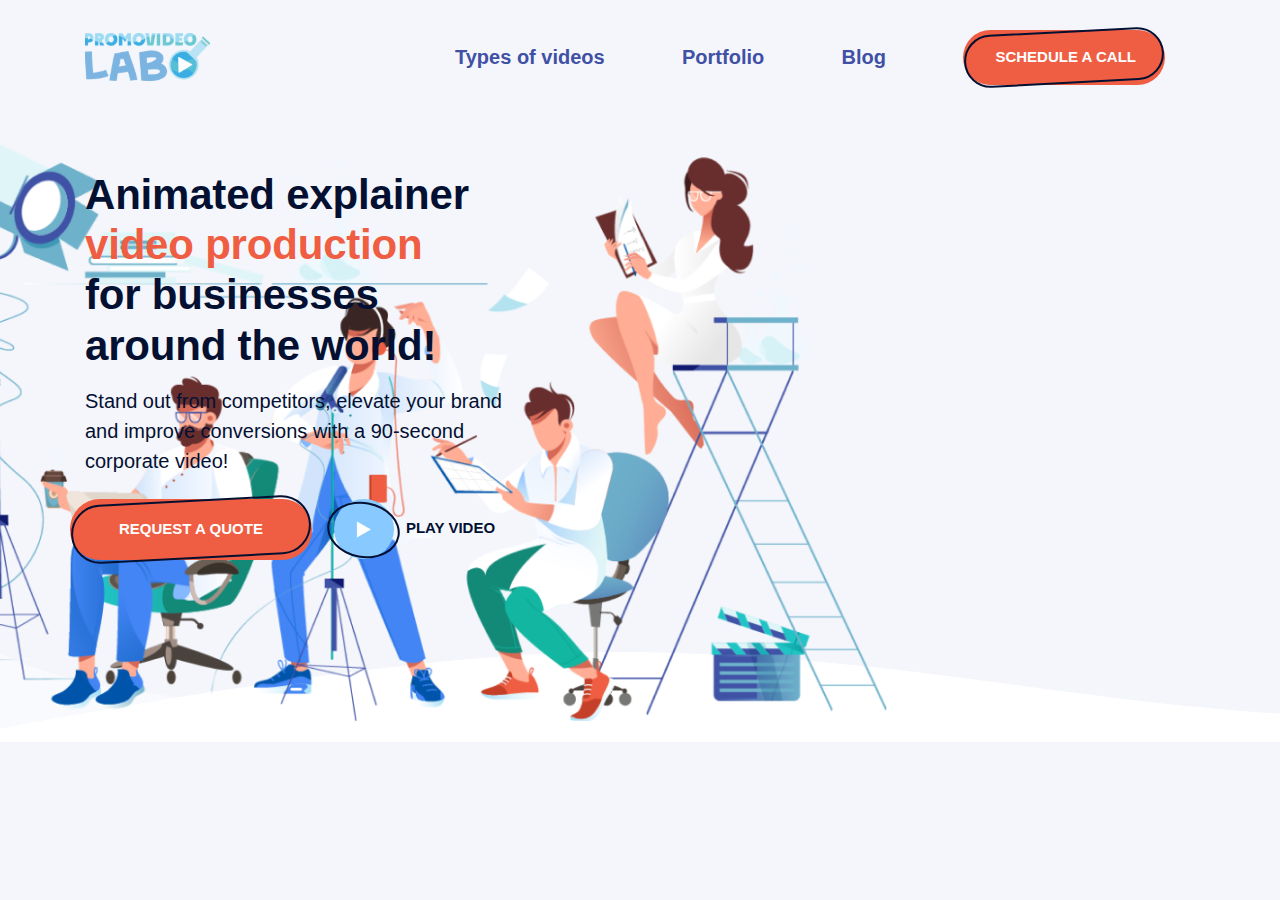
<file: index.html>
<!DOCTYPE html>
<html lang="en">

<head>
    <meta charset="UTF-8">
    <meta http-equiv="X-UA-Compatible" content="IE=edge">
    <meta name="viewport" content="width=device-width, initial-scale=1.0">
    <title>Bootstrap</title>

    <!-- Подключение Bootstrap стилей -->
    <link rel="stylesheet" href="https://cdn.jsdelivr.net/npm/bootstrap@4.6.0/dist/css/bootstrap.min.css">

    <!-- Подключение собственных стилей -->
    <link rel="stylesheet" href="css/style.css">
</head>

<body>
    <header>
        <div class="container">
            <a href="#">
                <img src="logo.svg" alt="PromoVideoLab" class="logo">
            </a>
            <nav>
                <ul class="main-menu">
                    <li class="d-none d-lg-block"><a href="#">Types of videos</a></li>
                    <li class="d-none d-lg-block"><a href="#">Portfolio</a></li>
                    <li class="d-none d-lg-block"><a href="#">Blog</a></li>
                    <li><a class="btn" href="#">schedule a call</a></li>
                    <li class="burger-menu d-lg-none"><button></button></li>
                </ul>
            </nav>
        </div>
    </header>

    <main>
        <!-- Секция PROMO (начало) -->
        <section class="promo">
            <div class="container">
                <article class="row">
                    <div class="col-12 col-lg-5 promo-content">
                        <h1 class="title">Animated explainer <strong>video production</strong> for businesses around the
                            world!</h1>
                        <p>Stand out from competitors, elevate your brand and improve conversions with a 90-second
                            corporate video!</p>
                        <div class="row buttons">
                            <a class="btn" href="#">Request a Quote</a>
                            <a class="btn-play" href="#"><span class="btn-circle btn-circle-play"></span>play video</a>
                        </div>
                    </div>
                    <img class="col-12 col-lg-7 promo-img" src="img/promo/promo-img.png"
                        alt="Animated explainer video production for businesses around the world!">
                </article>
            </div>
        </section>
        <!-- Секция PROMO (конец) -->
    </main>

    <!-- Подключение библиотеки JQuery -->
    <script src="https://code.jquery.com/jquery-3.5.1.slim.min.js"></script>

    <!-- подключение библиотек popper -->
    <script src="https://cdn.jsdelivr.net/npm/popper.js@1.16.1/dist/umd/popper.min.js"></script>

    <!-- Подключение библиотеки Bootstrap -->
    <script src="https://cdn.jsdelivr.net/npm/bootstrap@4.6.0/dist/js/bootstrap.min.js"></script>
</body>

</html>
</file>
<file: css/style.css>
/***** ОБЩИЕ СТИЛИ (начало) *****/
html {
    font-size: 17px;
}

body {
    font-family: "Ubuntu", sans-serif;
    font-weight: normal;
    color: #041032;

    background-color: #f4f6fb;
}

p {
    font-family: "Roboto", sans-serif;
    font-weight: normal;
    line-height: 150%;
}

ul {
    list-style-type: none;
    margin: 0;
    padding: 0;
}

a {
    font-weight: bold;
    color: #4050a5;

    transition: all 0.25s;
}

a:hover {
    color: #ef5e42;
    text-decoration: none;
}

.btn {box-sizing: border-box;
    position: relative;
    display: inline-block;
    padding: 18px 48px;

    text-transform: uppercase;
    font-size: 15px;
    font-weight: bold;
    color: #ffffff;
    
    border-radius: 30px;
    background-color: #ef5e42;
}

.btn:hover {
    color: #ffffff;
    background-color: #ef8042;
}

.btn:active {
    color: #ffffff;
    background-color: #b54029;
}

.btn::before {
    box-sizing: border-box;
    position: absolute;
    top: 0;
    left: 0;

    width: 100%;
    height: 100%;

    content: "";

    border: 2px solid #041032;
    border-radius: 30px;

    transform: rotate(-3deg);
    transition: all 0.5s;
}

.btn:hover::before {
    transform: rotate(3deg);
}

.btn:active::before {
    transform: rotate(0);
}

.btn-circle {
    position: relative;
    display: inline-block;
    vertical-align: middle;
    margin-right: 12px;

    width: 60px;
    height: 60px;

    border-radius: 100%;
    background-color: #ef5e42;

    transition: all 0.25s;
}

.btn-circle:hover {
    cursor: pointer;
    background-color: #ef8042;
}

.btn-circle:active {
    background-color: #b54029;
}

.btn-circle-play,
.btn-circle-plus {
    background-repeat: no-repeat;
    background-position: center;
}

.btn-circle-play {
    background-color: #88caff;
    background-image: url("../img/icon-play.svg");
}

.btn-circle-play:hover {
    background-color: #a7d5fb;
}

.btn-circle-play:active {
    background-color: #31a1fd;
}

.btn-circle-plus {
    background-image: url("../img/icon-plus.svg");
}

.btn-circle::before {
    box-sizing: border-box;
    position: absolute;
    top: 3px;
    left: -7px;

    width: 73px;
    height: 56px;

    content: "";

    border: 2px solid #041032;
    border-radius: 100%;

    transform: rotate(10deg);

    transition: all 0.5s;
}

.btn-circle:hover::before {
    transform: rotate(-180deg);
}

.btn-circle:active::before {
    width: 100%;
    height: 100%;

    top: 0;
    left: 0;
}

.title {
    font-size: 42px;
    font-weight: bold;
}
/***** ОБЩИЕ СТИЛИ (конец) *****/

/***** HEADER (начало) *****/
header {
    padding: 30px 0;
}

header .container {
    display: flex;
    justify-content: space-between;
    align-items: center;
}

header nav {
    width: 740px;
}

.main-menu {
    display: flex;
    justify-content: space-between;
    align-items: center;    
}

.main-menu a:not(.btn) {
    font-size: 20px;
}

.burger-menu button {
    width: 30px;
    height: 20px;

    border: none;
    background-color: transparent;
    background-image: url("../icon-burger.svg");
    background-repeat: no-repeat;
    background-position: center;
}

/***** HEADER (конец) *****/

/***** секция PROMO (начало) *****/
.promo {
    box-sizing: border-box;
    height: 627px;
    padding: 55px 0;
    
    background-image: url("../img/promo/bg-promo.svg");
    background-repeat: repeat-x;
    background-position: 0 bottom;
   }

   .promo article {
       position: relative;
   }

.promo-content {
    position: relative;
    z-index: 2;
    
    display: flex;
    flex-direction: column;
    justify-content: space-between;

    height: 390px;
}

.promo-content .title {
    letter-spacing: -0.2px;
    max-width: 391px;
}

.promo-content strong {
    color: #ef5e42;
}

.promo-content p {
    font-size: 20px;
}

.promo-content .btn-play {
    margin-left: 22px;

    font-size: 15px;
    text-transform: uppercase;
    color: #041032;
}

.promo-content .btn-play:hover {
    color: #ef5e42;
}

.promo .promo-img {
    position: absolute;    
    top: -36px;
    right: 27%;
    max-width: 1100px;
}
/***** секция PROMO (конец) *****/

@media(min-width: 1300px) {
    .container {
        max-width: 1290px;
    }
    
}

@media(max-width: 1299px) {
    .logo {
        max-width: 125px;
    }
    
    .main-menu .btn {
        margin-right: 30px;

        padding-left: 31px;
        padding-right: 28px;
        padding-top: 15px;
        padding-bottom: 15px;
         
        font-size: 15px;
    }

    .promo-img {
        max-width: 684px;
    }
}

@media(max-width: 991px) {
    .main-menu {
        justify-content: flex-end;
    }

    .promo {
        padding-top: 0;
    }

    .promo-content {
        justify-content: center;
        align-items: center;
    }
    
    .promo-content .title,
    .promo-content p {
        text-align: center;
    }

    .promo-content .title {
        font-size: 32px;
        min-width: 276px;
        min-width: 642px;
    }

    .promo-img {
        position: relative !important; 
        top: 0 !important;
        left: 0 !important;
    }
    
}

@media(max-width: 767px) {
    header {
        padding-bottom: 0;
    }

    .promo {
        padding-top: 30px;
    }

}

@media(max-width: 479px) {   
    .logo {
        max-width: 72px;
        margin-right: 10px;
    }

    .main-menu .btn {  
        margin-right: 16px;

        padding-left: 20px;
        padding-right: 18px;
        padding-top: 12px;
        padding-bottom: 14px;

        font-size: 13px;
    }

    .promo-content .title {
        font-size: 28px;
        max-width: 276px;
    }

    .buttons {
        flex-direction: column;
    }

    .buttons .btn {
        margin-bottom: 20px;
    }

    
}
</file>
